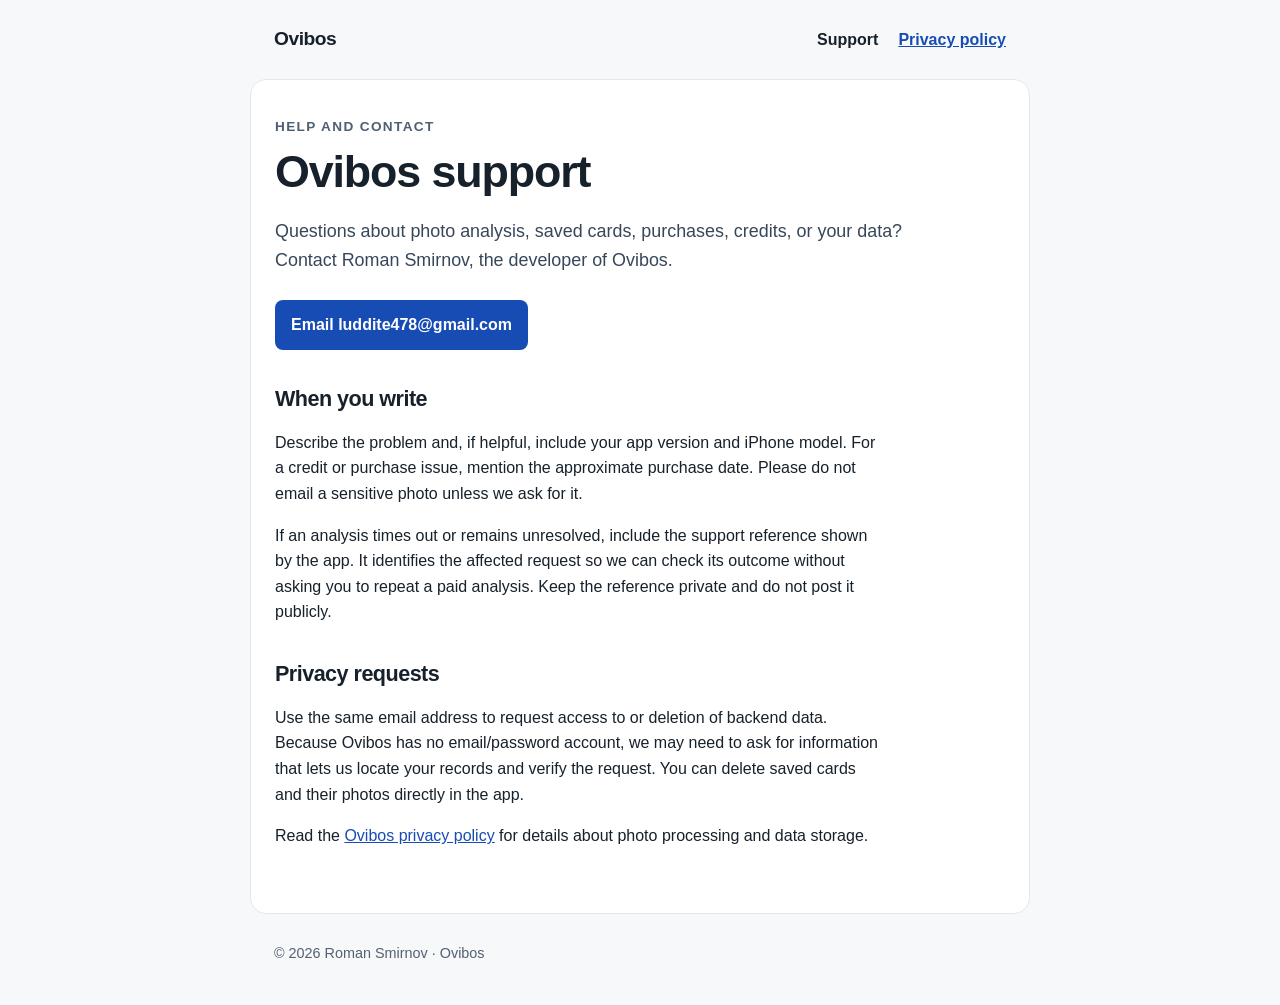
<file: index.html>
<!doctype html>
<html lang="en">
<head>
  <meta charset="utf-8">
  <meta name="viewport" content="width=device-width, initial-scale=1">
  <meta name="description" content="Contact Ovibos support about the app, credits, or a privacy request.">
  <title>Support · Ovibos</title>
  <link rel="stylesheet" href="style.css">
</head>
<body>
  <header>
    <a class="brand" href="./">Ovibos</a>
    <nav aria-label="Pages">
      <a href="./" aria-current="page">Support</a>
      <a href="privacy.html">Privacy policy</a>
    </nav>
  </header>
  <main>
    <p class="eyebrow">Help and contact</p>
    <h1>Ovibos support</h1>
    <p class="intro">Questions about photo analysis, saved cards, purchases, credits, or your data? Contact Roman Smirnov, the developer of Ovibos.</p>
    <a class="contact" href="mailto:luddite478@gmail.com?subject=Ovibos%20support">Email luddite478@gmail.com</a>
    <h2>When you write</h2>
    <p>Describe the problem and, if helpful, include your app version and iPhone model. For a credit or purchase issue, mention the approximate purchase date. Please do not email a sensitive photo unless we ask for it.</p>
    <p>If an analysis times out or remains unresolved, include the support reference shown by the app. It identifies the affected request so we can check its outcome without asking you to repeat a paid analysis. Keep the reference private and do not post it publicly.</p>
    <h2>Privacy requests</h2>
    <p>Use the same email address to request access to or deletion of backend data. Because Ovibos has no email/password account, we may need to ask for information that lets us locate your records and verify the request. You can delete saved cards and their photos directly in the app.</p>
    <p>Read the <a href="privacy.html">Ovibos privacy policy</a> for details about photo processing and data storage.</p>
  </main>
  <footer>© 2026 Roman Smirnov · Ovibos</footer>
</body>
</html>
</file>
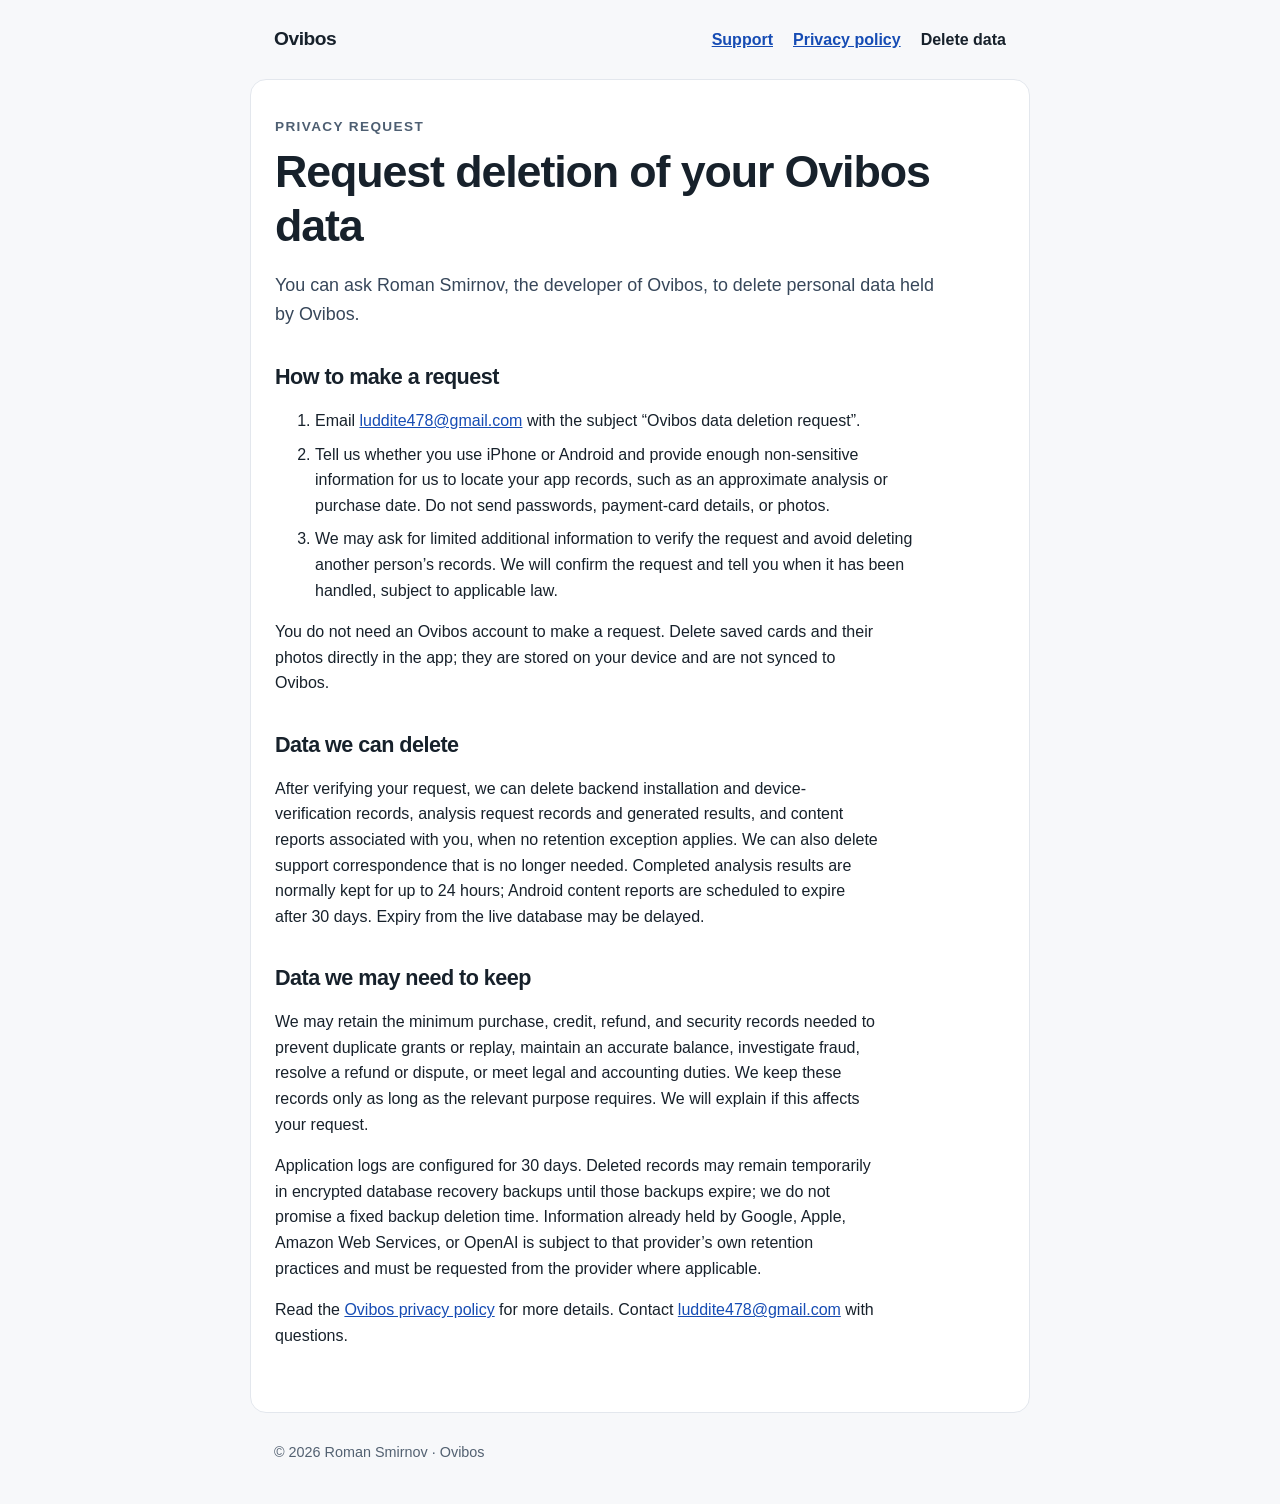
<file: delete-data.html>
<!doctype html>
<html lang="en">
<head>
  <meta charset="utf-8">
  <meta name="viewport" content="width=device-width, initial-scale=1">
  <meta name="description" content="How to request deletion of Ovibos data and what information may be retained.">
  <title>Request data deletion · Ovibos</title>
  <link rel="stylesheet" href="style.css">
</head>
<body>
  <header>
    <a class="brand" href="./">Ovibos</a>
    <nav aria-label="Pages">
      <a href="./">Support</a>
      <a href="privacy.html">Privacy policy</a>
      <a href="delete-data.html" aria-current="page">Delete data</a>
    </nav>
  </header>
  <main>
    <p class="eyebrow">Privacy request</p>
    <h1>Request deletion of your Ovibos data</h1>
    <p class="intro">You can ask Roman Smirnov, the developer of Ovibos, to delete personal data held by Ovibos.</p>

    <h2>How to make a request</h2>
    <ol>
      <li>Email <a href="mailto:luddite478@gmail.com?subject=Ovibos%20data%20deletion%20request">luddite478@gmail.com</a> with the subject “Ovibos data deletion request”.</li>
      <li>Tell us whether you use iPhone or Android and provide enough non-sensitive information for us to locate your app records, such as an approximate analysis or purchase date. Do not send passwords, payment-card details, or photos.</li>
      <li>We may ask for limited additional information to verify the request and avoid deleting another person’s records. We will confirm the request and tell you when it has been handled, subject to applicable law.</li>
    </ol>
    <p>You do not need an Ovibos account to make a request. Delete saved cards and their photos directly in the app; they are stored on your device and are not synced to Ovibos.</p>

    <h2>Data we can delete</h2>
    <p>After verifying your request, we can delete backend installation and device-verification records, analysis request records and generated results, and content reports associated with you, when no retention exception applies. We can also delete support correspondence that is no longer needed. Completed analysis results are normally kept for up to 24 hours; Android content reports are scheduled to expire after 30 days. Expiry from the live database may be delayed.</p>

    <h2>Data we may need to keep</h2>
    <p>We may retain the minimum purchase, credit, refund, and security records needed to prevent duplicate grants or replay, maintain an accurate balance, investigate fraud, resolve a refund or dispute, or meet legal and accounting duties. We keep these records only as long as the relevant purpose requires. We will explain if this affects your request.</p>
    <p>Application logs are configured for 30 days. Deleted records may remain temporarily in encrypted database recovery backups until those backups expire; we do not promise a fixed backup deletion time. Information already held by Google, Apple, Amazon Web Services, or OpenAI is subject to that provider’s own retention practices and must be requested from the provider where applicable.</p>

    <p>Read the <a href="privacy.html">Ovibos privacy policy</a> for more details. Contact <a href="mailto:luddite478@gmail.com?subject=Ovibos%20data%20deletion%20request">luddite478@gmail.com</a> with questions.</p>
  </main>
  <footer>© 2026 Roman Smirnov · Ovibos</footer>
</body>
</html>
</file>
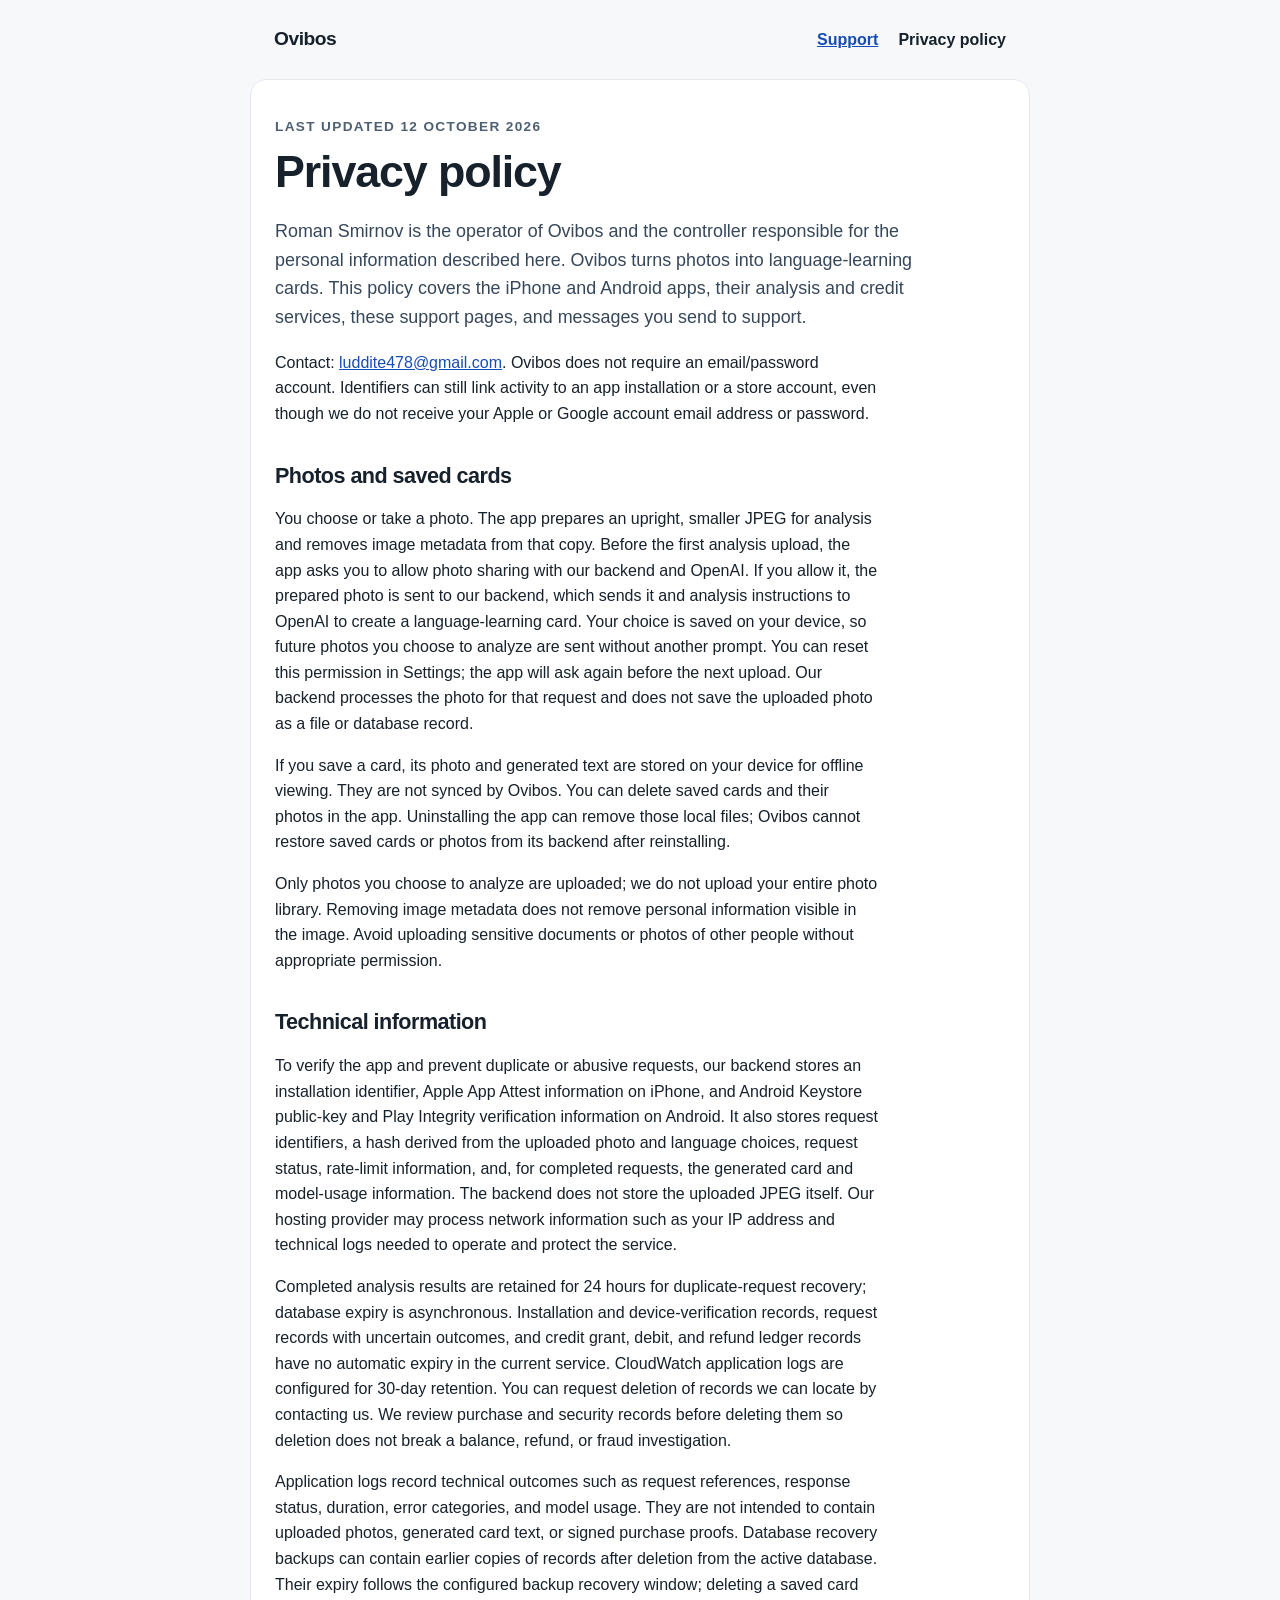
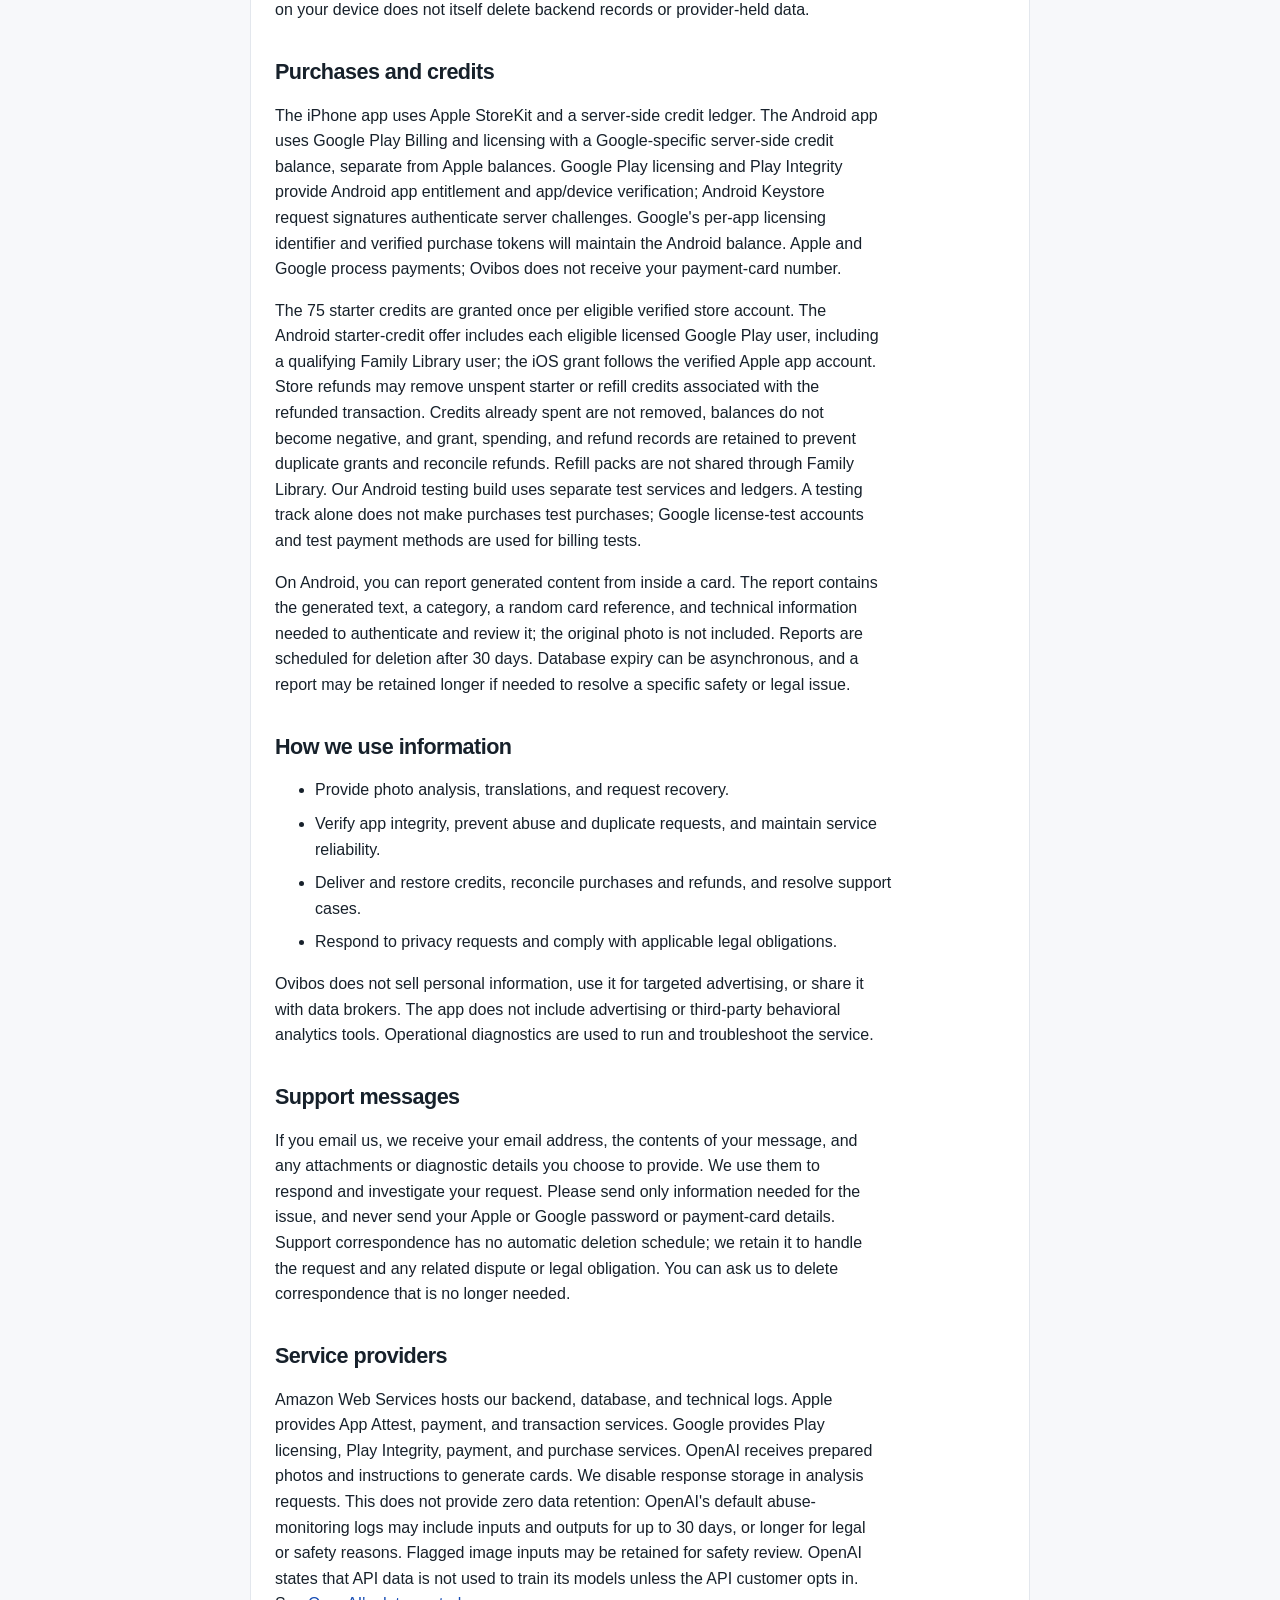
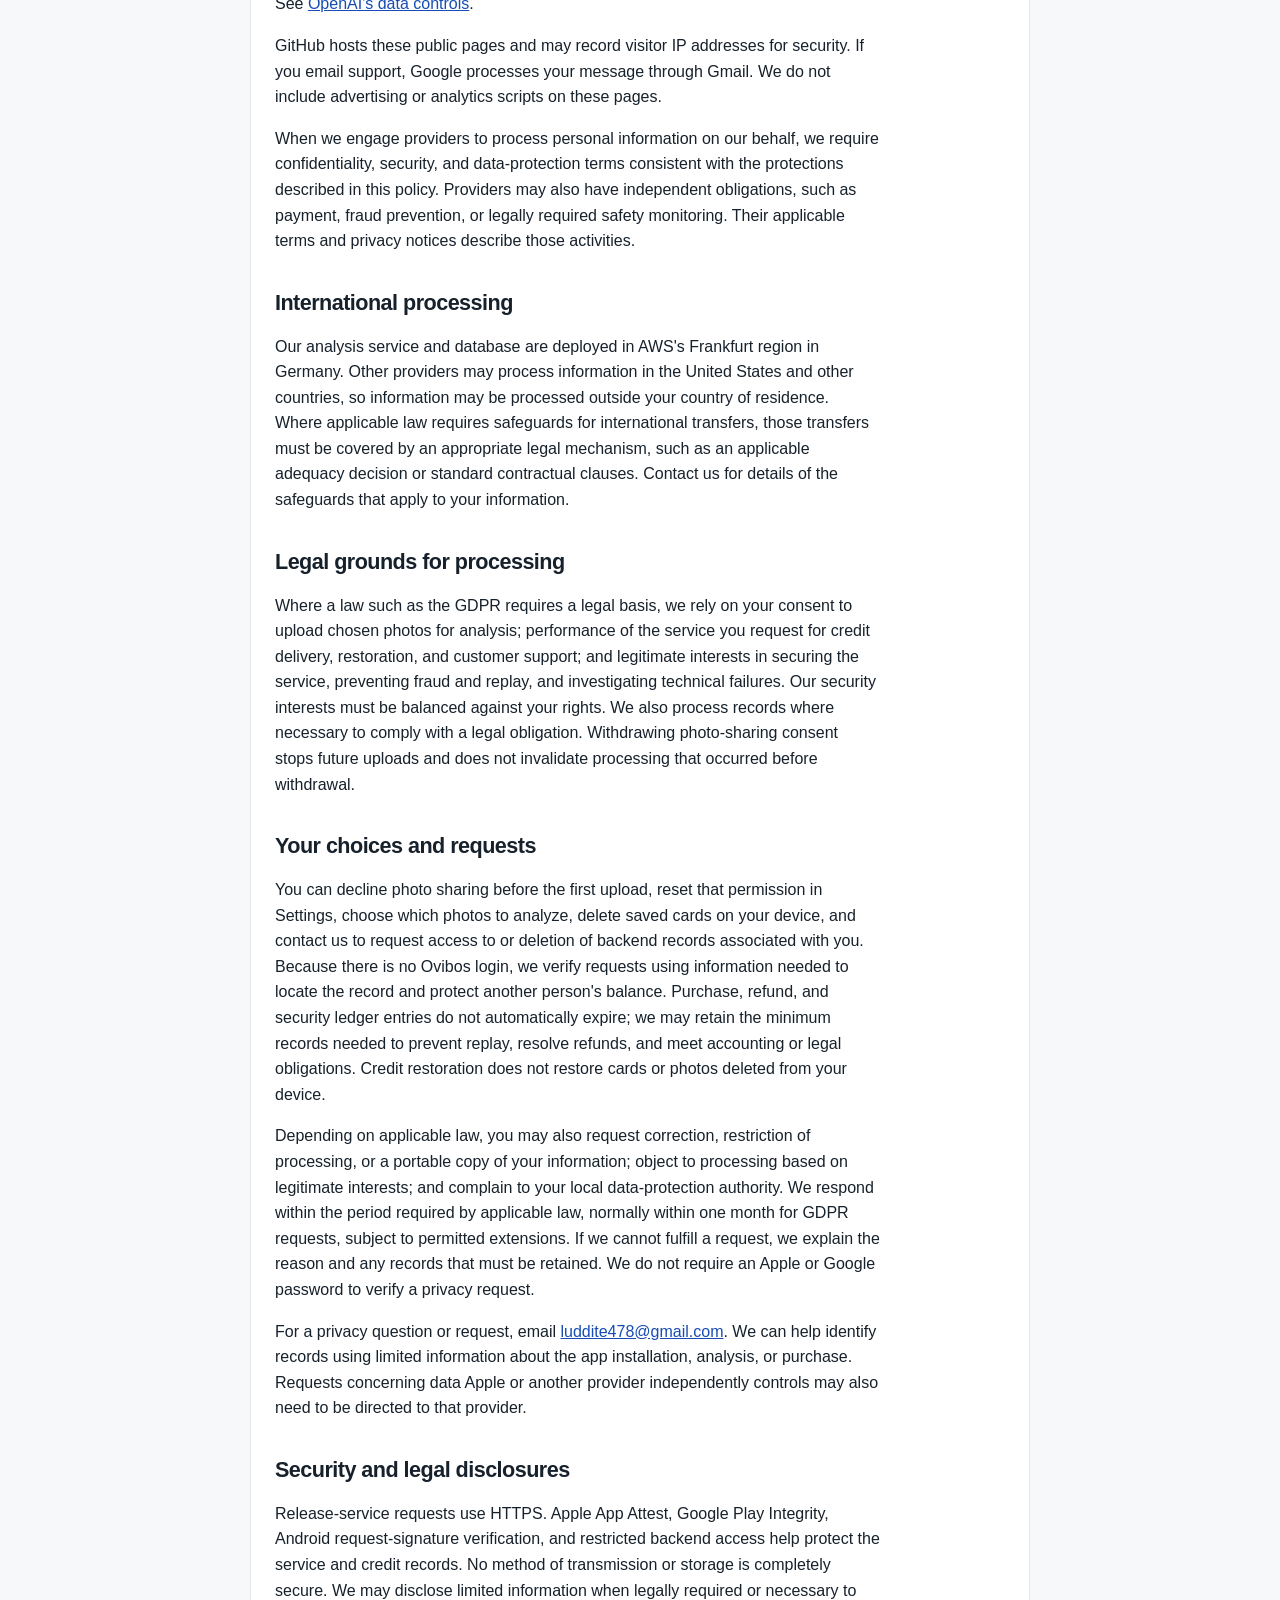
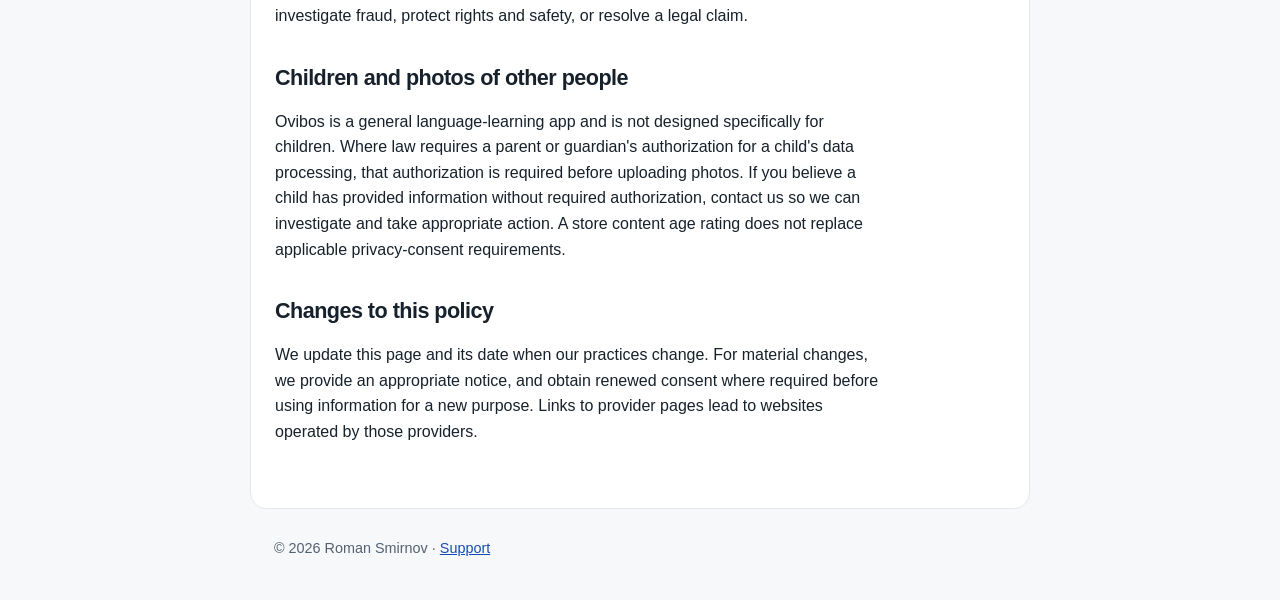
<file: privacy.html>
<!doctype html>
<html lang="en">
<head>
  <meta charset="utf-8">
  <meta name="viewport" content="width=device-width, initial-scale=1">
  <meta name="description" content="How Ovibos handles photos, saved cards, identifiers, and support requests.">
  <title>Privacy policy · Ovibos</title>
  <link rel="stylesheet" href="style.css">
</head>
<body>
  <header>
    <a class="brand" href="./">Ovibos</a>
    <nav aria-label="Pages">
      <a href="./">Support</a>
      <a href="privacy.html" aria-current="page">Privacy policy</a>
    </nav>
  </header>
  <main>
    <p class="eyebrow">Last updated 12 October 2026</p>
    <h1>Privacy policy</h1>
    <p class="intro">Roman Smirnov is the operator of Ovibos and the controller responsible for the personal information described here. Ovibos turns photos into language-learning cards. This policy covers the iPhone and Android apps, their analysis and credit services, these support pages, and messages you send to support.</p>
    <p>Contact: <a href="mailto:luddite478@gmail.com?subject=Ovibos%20privacy%20request">luddite478@gmail.com</a>. Ovibos does not require an email/password account. Identifiers can still link activity to an app installation or a store account, even though we do not receive your Apple or Google account email address or password.</p>

    <h2>Photos and saved cards</h2>
    <p>You choose or take a photo. The app prepares an upright, smaller JPEG for analysis and removes image metadata from that copy. Before the first analysis upload, the app asks you to allow photo sharing with our backend and OpenAI. If you allow it, the prepared photo is sent to our backend, which sends it and analysis instructions to OpenAI to create a language-learning card. Your choice is saved on your device, so future photos you choose to analyze are sent without another prompt. You can reset this permission in Settings; the app will ask again before the next upload. Our backend processes the photo for that request and does not save the uploaded photo as a file or database record.</p>
    <p>If you save a card, its photo and generated text are stored on your device for offline viewing. They are not synced by Ovibos. You can delete saved cards and their photos in the app. Uninstalling the app can remove those local files; Ovibos cannot restore saved cards or photos from its backend after reinstalling.</p>
    <p>Only photos you choose to analyze are uploaded; we do not upload your entire photo library. Removing image metadata does not remove personal information visible in the image. Avoid uploading sensitive documents or photos of other people without appropriate permission.</p>

    <h2>Technical information</h2>
    <p>To verify the app and prevent duplicate or abusive requests, our backend stores an installation identifier, Apple App Attest information on iPhone, and Android Keystore public-key and Play Integrity verification information on Android. It also stores request identifiers, a hash derived from the uploaded photo and language choices, request status, rate-limit information, and, for completed requests, the generated card and model-usage information. The backend does not store the uploaded JPEG itself. Our hosting provider may process network information such as your IP address and technical logs needed to operate and protect the service.</p>
    <p>Completed analysis results are retained for 24 hours for duplicate-request recovery; database expiry is asynchronous. Installation and device-verification records, request records with uncertain outcomes, and credit grant, debit, and refund ledger records have no automatic expiry in the current service. CloudWatch application logs are configured for 30-day retention. You can request deletion of records we can locate by contacting us. We review purchase and security records before deleting them so deletion does not break a balance, refund, or fraud investigation.</p>
    <p>Application logs record technical outcomes such as request references, response status, duration, error categories, and model usage. They are not intended to contain uploaded photos, generated card text, or signed purchase proofs. Database recovery backups can contain earlier copies of records after deletion from the active database. Their expiry follows the configured backup recovery window; deleting a saved card on your device does not itself delete backend records or provider-held data.</p>

    <h2>Purchases and credits</h2>
    <p>The iPhone app uses Apple StoreKit and a server-side credit ledger. The Android app uses Google Play Billing and licensing with a Google-specific server-side credit balance, separate from Apple balances. Google Play licensing and Play Integrity provide Android app entitlement and app/device verification; Android Keystore request signatures authenticate server challenges. Google's per-app licensing identifier and verified purchase tokens will maintain the Android balance. Apple and Google process payments; Ovibos does not receive your payment-card number.</p>
    <p>The 75 starter credits are granted once per eligible verified store account. The Android starter-credit offer includes each eligible licensed Google Play user, including a qualifying Family Library user; the iOS grant follows the verified Apple app account. Store refunds may remove unspent starter or refill credits associated with the refunded transaction. Credits already spent are not removed, balances do not become negative, and grant, spending, and refund records are retained to prevent duplicate grants and reconcile refunds. Refill packs are not shared through Family Library. Our Android testing build uses separate test services and ledgers. A testing track alone does not make purchases test purchases; Google license-test accounts and test payment methods are used for billing tests.</p>
    <p>On Android, you can report generated content from inside a card. The report contains the generated text, a category, a random card reference, and technical information needed to authenticate and review it; the original photo is not included. Reports are scheduled for deletion after 30 days. Database expiry can be asynchronous, and a report may be retained longer if needed to resolve a specific safety or legal issue.</p>

    <h2>How we use information</h2>
    <ul>
      <li>Provide photo analysis, translations, and request recovery.</li>
      <li>Verify app integrity, prevent abuse and duplicate requests, and maintain service reliability.</li>
      <li>Deliver and restore credits, reconcile purchases and refunds, and resolve support cases.</li>
      <li>Respond to privacy requests and comply with applicable legal obligations.</li>
    </ul>
    <p>Ovibos does not sell personal information, use it for targeted advertising, or share it with data brokers. The app does not include advertising or third-party behavioral analytics tools. Operational diagnostics are used to run and troubleshoot the service.</p>

    <h2>Support messages</h2>
    <p>If you email us, we receive your email address, the contents of your message, and any attachments or diagnostic details you choose to provide. We use them to respond and investigate your request. Please send only information needed for the issue, and never send your Apple or Google password or payment-card details. Support correspondence has no automatic deletion schedule; we retain it to handle the request and any related dispute or legal obligation. You can ask us to delete correspondence that is no longer needed.</p>

    <h2>Service providers</h2>
    <p>Amazon Web Services hosts our backend, database, and technical logs. Apple provides App Attest, payment, and transaction services. Google provides Play licensing, Play Integrity, payment, and purchase services. OpenAI receives prepared photos and instructions to generate cards. We disable response storage in analysis requests. This does not provide zero data retention: OpenAI's default abuse-monitoring logs may include inputs and outputs for up to 30 days, or longer for legal or safety reasons. Flagged image inputs may be retained for safety review. OpenAI states that API data is not used to train its models unless the API customer opts in. See <a href="https://developers.openai.com/api/docs/guides/your-data">OpenAI's data controls</a>.</p>
    <p>GitHub hosts these public pages and may record visitor IP addresses for security. If you email support, Google processes your message through Gmail. We do not include advertising or analytics scripts on these pages.</p>
    <p>When we engage providers to process personal information on our behalf, we require confidentiality, security, and data-protection terms consistent with the protections described in this policy. Providers may also have independent obligations, such as payment, fraud prevention, or legally required safety monitoring. Their applicable terms and privacy notices describe those activities.</p>

    <h2>International processing</h2>
    <p>Our analysis service and database are deployed in AWS's Frankfurt region in Germany. Other providers may process information in the United States and other countries, so information may be processed outside your country of residence. Where applicable law requires safeguards for international transfers, those transfers must be covered by an appropriate legal mechanism, such as an applicable adequacy decision or standard contractual clauses. Contact us for details of the safeguards that apply to your information.</p>

    <h2>Legal grounds for processing</h2>
    <p>Where a law such as the GDPR requires a legal basis, we rely on your consent to upload chosen photos for analysis; performance of the service you request for credit delivery, restoration, and customer support; and legitimate interests in securing the service, preventing fraud and replay, and investigating technical failures. Our security interests must be balanced against your rights. We also process records where necessary to comply with a legal obligation. Withdrawing photo-sharing consent stops future uploads and does not invalidate processing that occurred before withdrawal.</p>

    <h2>Your choices and requests</h2>
    <p>You can decline photo sharing before the first upload, reset that permission in Settings, choose which photos to analyze, delete saved cards on your device, and contact us to request access to or deletion of backend records associated with you. Because there is no Ovibos login, we verify requests using information needed to locate the record and protect another person's balance. Purchase, refund, and security ledger entries do not automatically expire; we may retain the minimum records needed to prevent replay, resolve refunds, and meet accounting or legal obligations. Credit restoration does not restore cards or photos deleted from your device.</p>
    <p>Depending on applicable law, you may also request correction, restriction of processing, or a portable copy of your information; object to processing based on legitimate interests; and complain to your local data-protection authority. We respond within the period required by applicable law, normally within one month for GDPR requests, subject to permitted extensions. If we cannot fulfill a request, we explain the reason and any records that must be retained. We do not require an Apple or Google password to verify a privacy request.</p>
    <p>For a privacy question or request, email <a href="mailto:luddite478@gmail.com?subject=Ovibos%20privacy%20request">luddite478@gmail.com</a>. We can help identify records using limited information about the app installation, analysis, or purchase. Requests concerning data Apple or another provider independently controls may also need to be directed to that provider.</p>

    <h2>Security and legal disclosures</h2>
    <p>Release-service requests use HTTPS. Apple App Attest, Google Play Integrity, Android request-signature verification, and restricted backend access help protect the service and credit records. No method of transmission or storage is completely secure. We may disclose limited information when legally required or necessary to investigate fraud, protect rights and safety, or resolve a legal claim.</p>

    <h2>Children and photos of other people</h2>
    <p>Ovibos is a general language-learning app and is not designed specifically for children. Where law requires a parent or guardian's authorization for a child's data processing, that authorization is required before uploading photos. If you believe a child has provided information without required authorization, contact us so we can investigate and take appropriate action. A store content age rating does not replace applicable privacy-consent requirements.</p>

    <h2>Changes to this policy</h2>
    <p>We update this page and its date when our practices change. For material changes, we provide an appropriate notice, and obtain renewed consent where required before using information for a new purpose. Links to provider pages lead to websites operated by those providers.</p>
  </main>
  <footer>© 2026 Roman Smirnov · <a href="./">Support</a></footer>
</body>
</html>
</file>
<file: style.css>
:root {
  color-scheme: light;
  font-family: -apple-system, BlinkMacSystemFont, "Segoe UI", sans-serif;
  line-height: 1.6;
  color: #17212b;
  background: #f7f8fa;
}

* { box-sizing: border-box; }

body { margin: 0; }

header, main, footer {
  max-width: 780px;
  margin: 0 auto;
  padding: 0 24px;
}

header {
  display: flex;
  align-items: center;
  justify-content: space-between;
  gap: 24px;
  padding-top: 24px;
  padding-bottom: 24px;
}

.brand {
  color: #17212b;
  font-size: 1.2rem;
  font-weight: 750;
  letter-spacing: -0.025em;
  text-decoration: none;
}

nav { display: flex; flex-wrap: wrap; gap: 20px; }

a { color: #164cb4; }
a:hover { text-decoration-thickness: 2px; }
a:focus-visible { outline: 3px solid #164cb4; outline-offset: 4px; }

nav a { font-weight: 600; }
nav a[aria-current="page"] { color: #17212b; text-decoration: none; }

main {
  background: #fff;
  border: 1px solid #e3e7ed;
  border-radius: 16px;
  padding-top: 36px;
  padding-bottom: 48px;
}

h1, h2 { line-height: 1.2; letter-spacing: -0.025em; }
h1 { margin: 0 0 12px; font-size: clamp(2rem, 6vw, 2.8rem); }
h2 { margin-top: 36px; font-size: 1.35rem; }
p, li { max-width: 68ch; }
li + li { margin-top: 8px; }
.eyebrow { margin: 0 0 8px; color: #4e5f72; font-size: 0.85rem; font-weight: 700; text-transform: uppercase; letter-spacing: 0.1em; }
.intro { font-size: 1.12rem; color: #37475a; }
.notice { margin: 28px 0; padding: 18px 20px; border-left: 4px solid #3a66c4; background: #eff4ff; }
.contact { display: inline-block; margin-top: 8px; padding: 12px 16px; border-radius: 8px; background: #164cb4; color: #fff; font-weight: 650; text-decoration: none; }
.contact:hover { background: #103d94; }
footer { padding-top: 28px; padding-bottom: 40px; color: #536171; font-size: 0.9rem; }

@media (max-width: 560px) {
  header { align-items: flex-start; flex-direction: column; gap: 10px; }
  main { border-left: 0; border-right: 0; border-radius: 0; }
}
</file>
